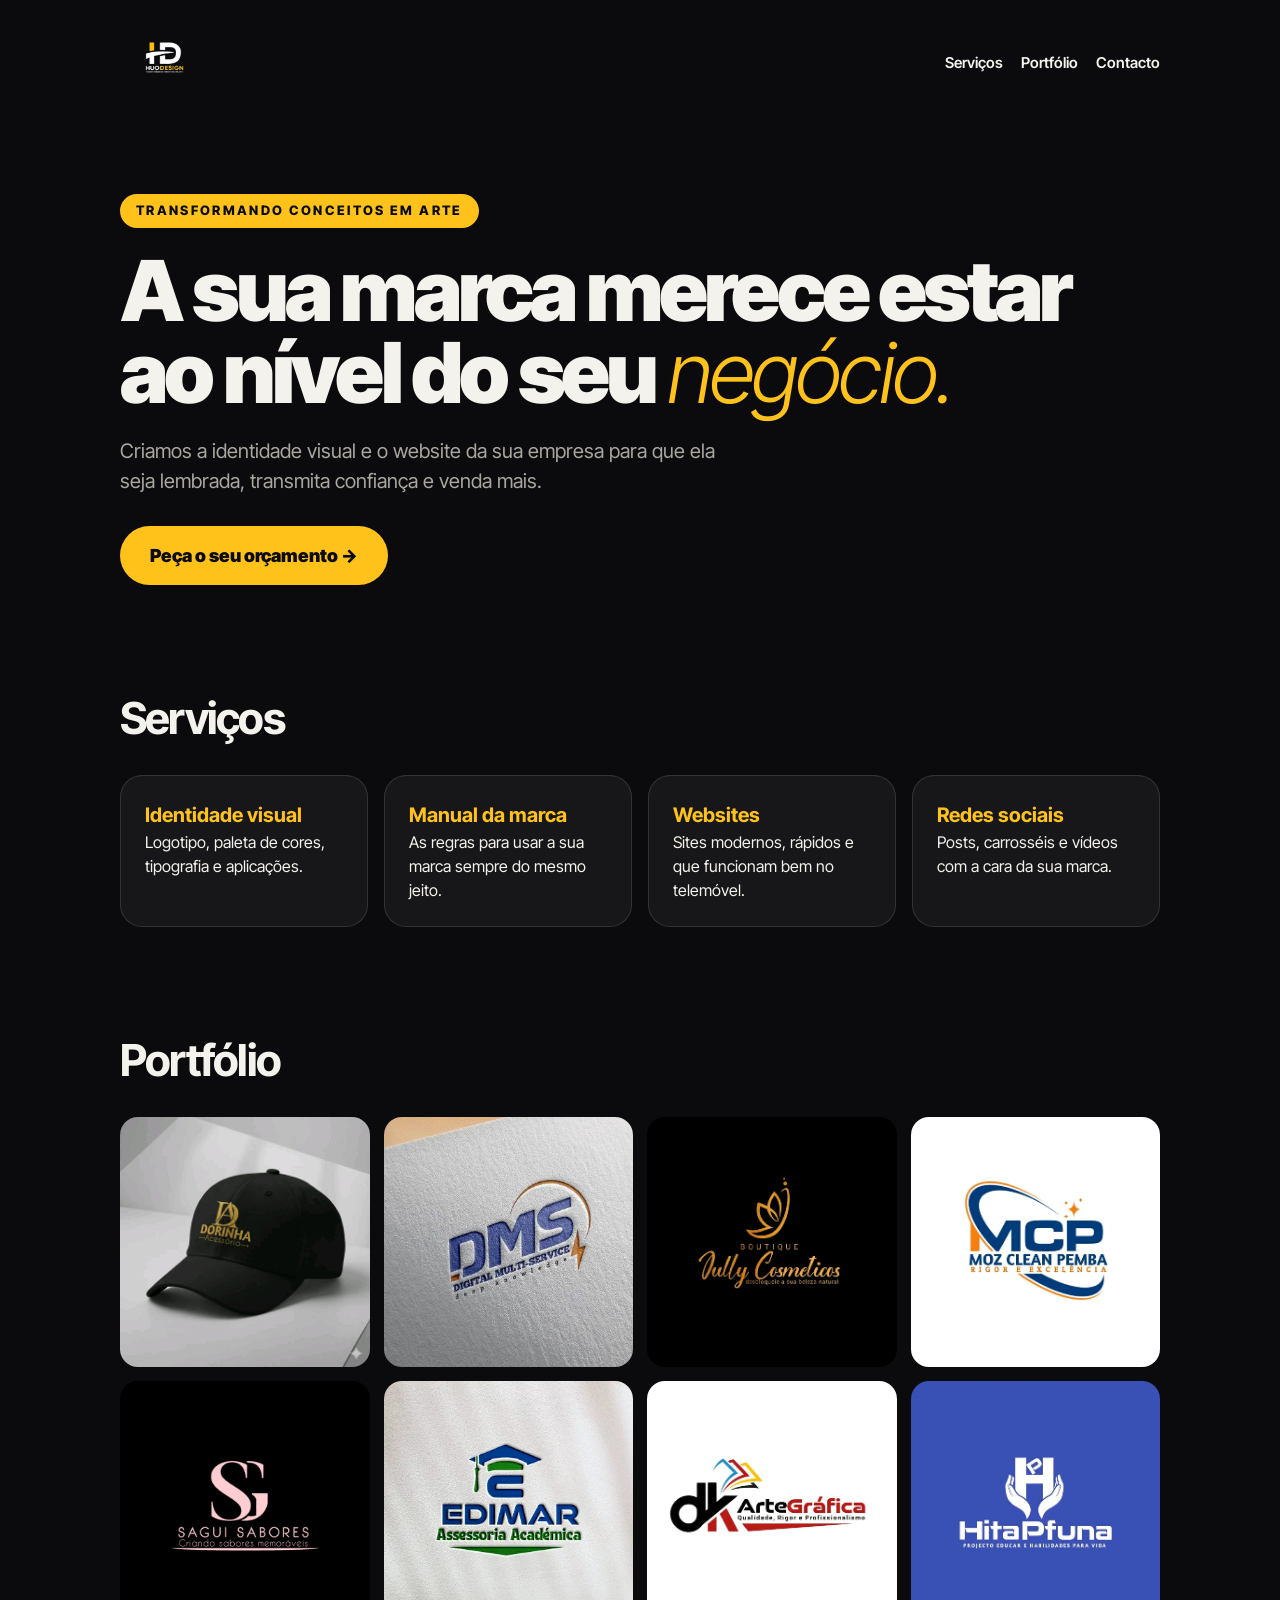
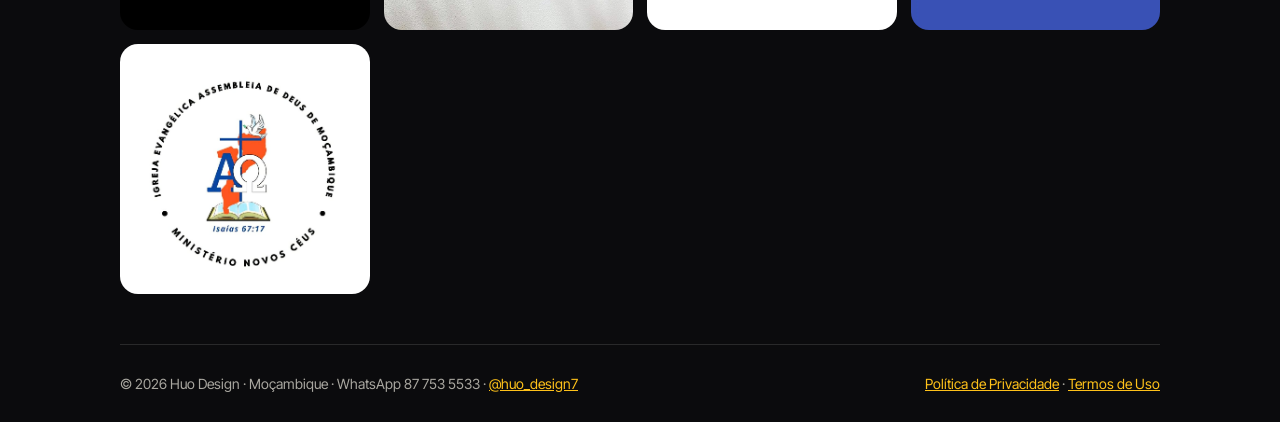
<file: index.html>
<!doctype html>
<html lang="pt">
<head>
<meta charset="utf-8">
<meta name="viewport" content="width=device-width,initial-scale=1">
<title>Huo Design · Identidade visual e websites</title>
<meta name="description" content="Huo Design: criamos a identidade visual e o website da sua empresa. Moçambique.">
<link rel="preconnect" href="https://fonts.googleapis.com">
<link href="https://fonts.googleapis.com/css2?family=Inter+Tight:ital,wght@0,300;0,400;0,600;0,800;0,900;1,300&display=swap" rel="stylesheet">
<link rel="stylesheet" href="estilo.css">
</head>
<body>
<div class="wrap">
	<header>
		<img src="img/logo.png" alt="Huo Design">
		<nav><a href="#servicos">Serviços</a><a href="#portfolio">Portfólio</a><a href="https://wa.me/258877535533">Contacto</a></nav>
	</header>

	<div class="hero">
		<span class="tag">TRANSFORMANDO CONCEITOS EM ARTE</span>
		<h1>A sua marca merece estar ao nível do seu <em>negócio.</em></h1>
		<p class="lead">Criamos a identidade visual e o website da sua empresa para que ela seja lembrada, transmita confiança e venda mais.</p>
		<a class="btn" href="https://wa.me/258877535533">Peça o seu orçamento →</a>
	</div>

	<section id="servicos">
		<h2>Serviços</h2>
		<div class="serv">
			<div class="card"><b>Identidade visual</b><p>Logotipo, paleta de cores, tipografia e aplicações.</p></div>
			<div class="card"><b>Manual da marca</b><p>As regras para usar a sua marca sempre do mesmo jeito.</p></div>
			<div class="card"><b>Websites</b><p>Sites modernos, rápidos e que funcionam bem no telemóvel.</p></div>
			<div class="card"><b>Redes sociais</b><p>Posts, carrosséis e vídeos com a cara da sua marca.</p></div>
		</div>
	</section>

	<section id="portfolio">
		<h2>Portfólio</h2>
		<div class="grid">
			<img src="img/dorinha.jpg" alt="Dorinha Acessório">
			<img src="img/dms.jpg" alt="Digital Multi-Service">
			<img src="img/jully.jpg" alt="Jully Cosméticos">
			<img src="img/mozclean.jpg" alt="Moz Clean Pemba">
			<img src="img/sagui.jpg" alt="Sagui Sabores">
			<img src="img/edimar.jpg" alt="Edimar Assessoria Académica">
			<img src="img/dkarte.jpg" alt="DK Arte Gráfica">
			<img src="img/hitapfuna.jpg" alt="HitaPfuna">
			<img src="img/igreja.jpg" alt="Ministério Novos Céus">
		</div>
	</section>

	<footer>
		<span>© 2026 Huo Design · Moçambique · WhatsApp 87 753 5533 · <a href="https://www.instagram.com/huo_design7/">@huo_design7</a></span>
		<span><a href="privacidade.html">Política de Privacidade</a> · <a href="termos.html">Termos de Uso</a></span>
	</footer>
</div>
</body>
</html>
</file>
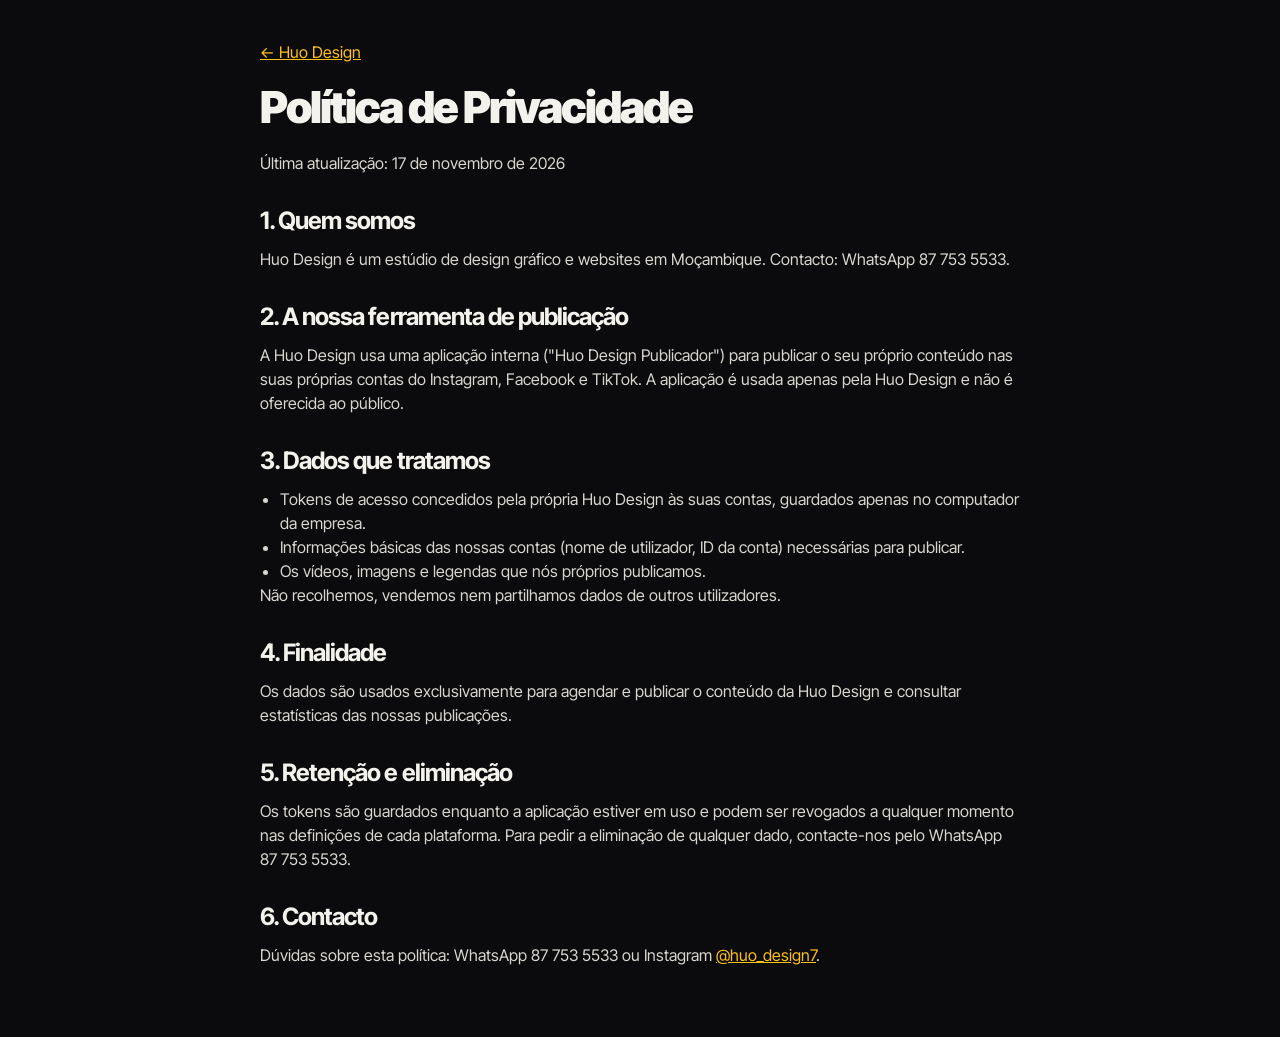
<file: privacidade.html>
<!doctype html>
<html lang="pt">
<head>
<meta charset="utf-8">
<meta name="viewport" content="width=device-width,initial-scale=1">
<title>Política de Privacidade · Huo Design</title>
<link href="https://fonts.googleapis.com/css2?family=Inter+Tight:wght@300;400;600;800;900&display=swap" rel="stylesheet">
<link rel="stylesheet" href="estilo.css">
</head>
<body>
<div class="wrap doc">
	<p><a href="index.html">← Huo Design</a></p>
	<h1>Política de Privacidade</h1>
	<p>Última atualização: 17 de novembro de 2026</p>

	<h2>1. Quem somos</h2>
	<p>Huo Design é um estúdio de design gráfico e websites em Moçambique. Contacto: WhatsApp 87 753 5533.</p>

	<h2>2. A nossa ferramenta de publicação</h2>
	<p>A Huo Design usa uma aplicação interna ("Huo Design Publicador") para publicar o seu próprio conteúdo nas suas próprias contas do Instagram, Facebook e TikTok. A aplicação é usada apenas pela Huo Design e não é oferecida ao público.</p>

	<h2>3. Dados que tratamos</h2>
	<ul>
		<li>Tokens de acesso concedidos pela própria Huo Design às suas contas, guardados apenas no computador da empresa.</li>
		<li>Informações básicas das nossas contas (nome de utilizador, ID da conta) necessárias para publicar.</li>
		<li>Os vídeos, imagens e legendas que nós próprios publicamos.</li>
	</ul>
	<p>Não recolhemos, vendemos nem partilhamos dados de outros utilizadores.</p>

	<h2>4. Finalidade</h2>
	<p>Os dados são usados exclusivamente para agendar e publicar o conteúdo da Huo Design e consultar estatísticas das nossas publicações.</p>

	<h2>5. Retenção e eliminação</h2>
	<p>Os tokens são guardados enquanto a aplicação estiver em uso e podem ser revogados a qualquer momento nas definições de cada plataforma. Para pedir a eliminação de qualquer dado, contacte-nos pelo WhatsApp 87 753 5533.</p>

	<h2>6. Contacto</h2>
	<p>Dúvidas sobre esta política: WhatsApp 87 753 5533 ou Instagram <a href="https://www.instagram.com/huo_design7/">@huo_design7</a>.</p>
</div>
</body>
</html>
</file>
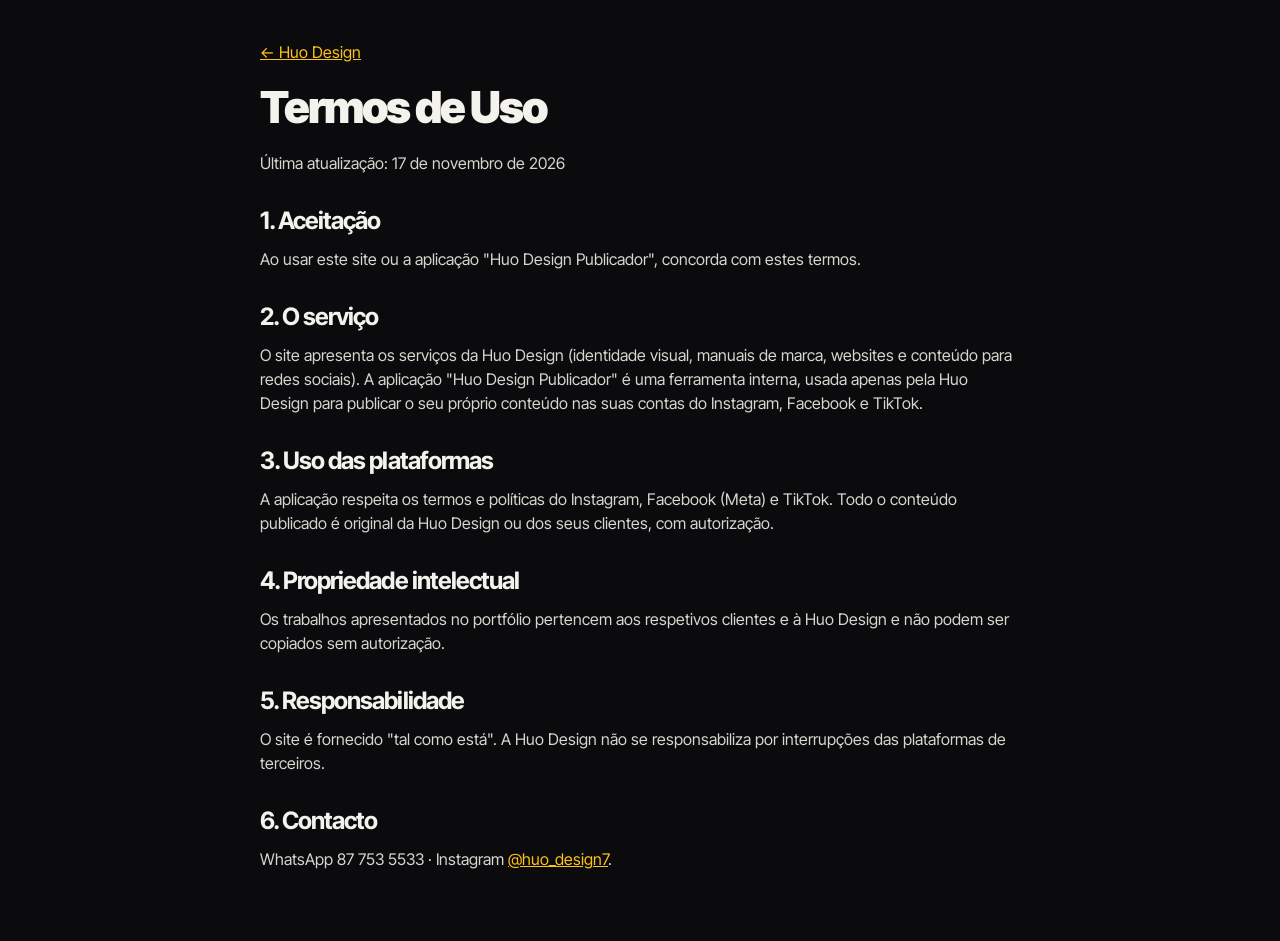
<file: termos.html>
<!doctype html>
<html lang="pt">
<head>
<meta charset="utf-8">
<meta name="viewport" content="width=device-width,initial-scale=1">
<title>Termos de Uso · Huo Design</title>
<link href="https://fonts.googleapis.com/css2?family=Inter+Tight:wght@300;400;600;800;900&display=swap" rel="stylesheet">
<link rel="stylesheet" href="estilo.css">
</head>
<body>
<div class="wrap doc">
	<p><a href="index.html">← Huo Design</a></p>
	<h1>Termos de Uso</h1>
	<p>Última atualização: 17 de novembro de 2026</p>

	<h2>1. Aceitação</h2>
	<p>Ao usar este site ou a aplicação "Huo Design Publicador", concorda com estes termos.</p>

	<h2>2. O serviço</h2>
	<p>O site apresenta os serviços da Huo Design (identidade visual, manuais de marca, websites e conteúdo para redes sociais). A aplicação "Huo Design Publicador" é uma ferramenta interna, usada apenas pela Huo Design para publicar o seu próprio conteúdo nas suas contas do Instagram, Facebook e TikTok.</p>

	<h2>3. Uso das plataformas</h2>
	<p>A aplicação respeita os termos e políticas do Instagram, Facebook (Meta) e TikTok. Todo o conteúdo publicado é original da Huo Design ou dos seus clientes, com autorização.</p>

	<h2>4. Propriedade intelectual</h2>
	<p>Os trabalhos apresentados no portfólio pertencem aos respetivos clientes e à Huo Design e não podem ser copiados sem autorização.</p>

	<h2>5. Responsabilidade</h2>
	<p>O site é fornecido "tal como está". A Huo Design não se responsabiliza por interrupções das plataformas de terceiros.</p>

	<h2>6. Contacto</h2>
	<p>WhatsApp 87 753 5533 · Instagram <a href="https://www.instagram.com/huo_design7/">@huo_design7</a>.</p>
</div>
</body>
</html>
</file>
<file: estilo.css>
:root{--ink:#0b0b0d;--paper:#f4f2ec;--y:#ffc21a;--mut:#a9a7a0}
*{box-sizing:border-box;margin:0}
body{background:var(--ink);color:var(--paper);font-family:'Inter Tight',system-ui,sans-serif;line-height:1.5}
a{color:var(--y)}
.wrap{max-width:1080px;margin:0 auto;padding:0 20px}
header{display:flex;justify-content:space-between;align-items:center;padding:20px 0}
header img{height:84px}
nav a{color:var(--paper);text-decoration:none;margin-left:18px;font-weight:600;font-size:15px}
.hero{padding:70px 0 50px}
.tag{display:inline-block;background:var(--y);color:var(--ink);font-weight:800;letter-spacing:.18em;font-size:13px;padding:7px 16px;border-radius:99px}
h1{font-size:clamp(40px,7vw,84px);line-height:.98;letter-spacing:-.045em;margin:22px 0;font-weight:900}
h1 em{font-style:italic;font-weight:300;color:var(--y)}
.lead{font-size:20px;color:var(--mut);max-width:620px}
.btn{display:inline-block;margin-top:30px;background:var(--y);color:var(--ink);font-weight:900;padding:16px 30px;border-radius:99px;text-decoration:none;font-size:18px}
section{padding:50px 0}
h2{font-size:clamp(28px,4vw,44px);letter-spacing:-.04em;margin-bottom:24px}
.serv{display:grid;grid-template-columns:repeat(auto-fit,minmax(240px,1fr));gap:16px}
.card{background:rgba(255,255,255,.05);border:1px solid rgba(255,255,255,.12);border-radius:22px;padding:24px}
.card b{color:var(--y);font-size:20px}
.grid{display:grid;grid-template-columns:repeat(auto-fill,minmax(220px,1fr));gap:14px}
.grid img{width:100%;aspect-ratio:1;object-fit:cover;border-radius:18px;display:block}
footer{border-top:1px solid rgba(255,255,255,.12);padding:28px 0;color:var(--mut);font-size:14px;display:flex;flex-wrap:wrap;gap:16px;justify-content:space-between}
.doc{max-width:760px;padding:40px 0 70px}
.doc h1{font-size:44px}
.doc h2{font-size:24px;margin:28px 0 8px}
.doc p,.doc li{color:#d8d6cf}
.doc ul{padding-left:20px}
</file>
